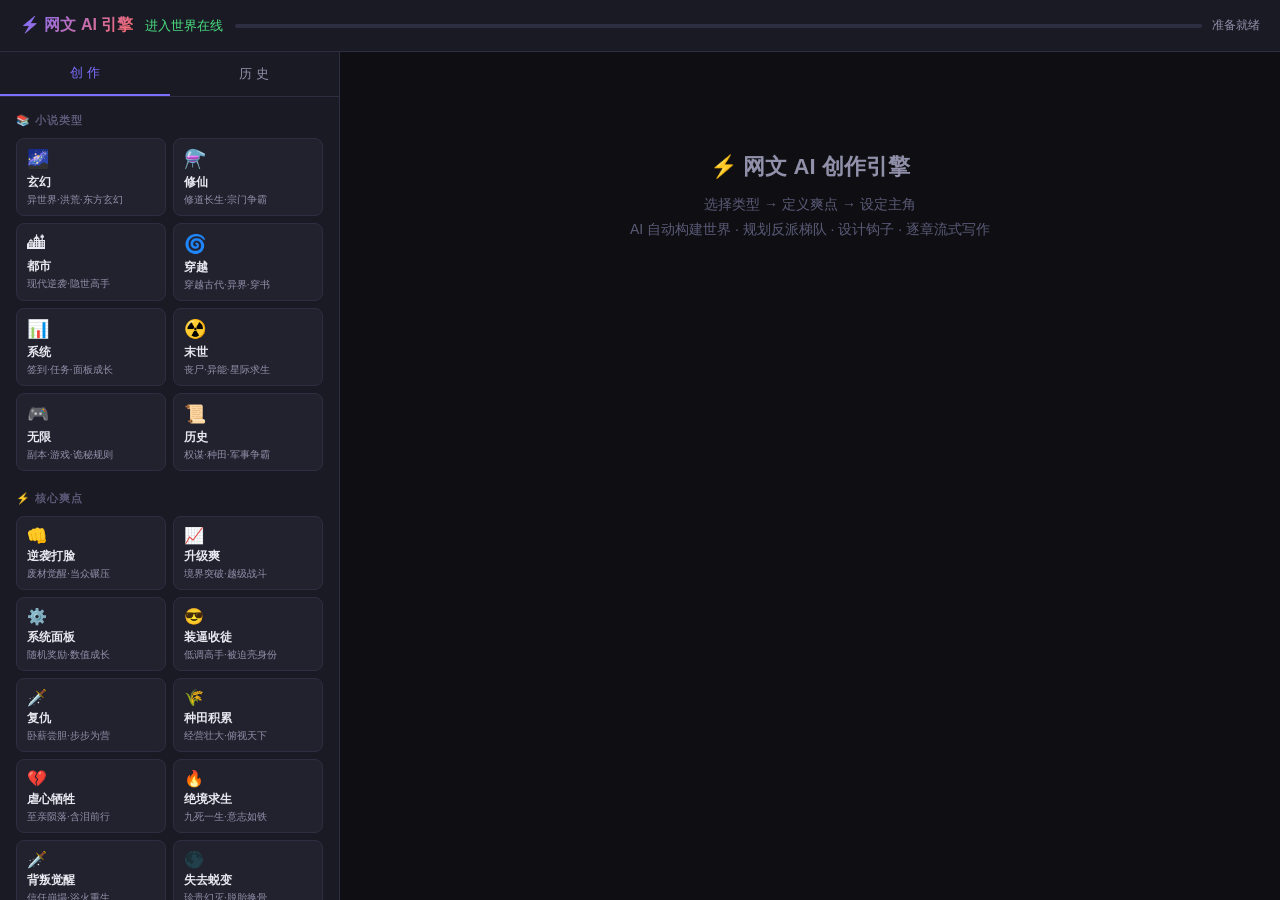
<file: resources/static/index.html>
<!DOCTYPE html>
<html lang="zh-CN">
<head>
<meta charset="UTF-8">
<meta name="viewport" content="width=device-width, initial-scale=1.0">
<title>网文 AI 创作引擎</title>
<style>
:root {
  --bg:#0f0f13; --surface:#1a1a24; --surface2:#22222f; --border:#2e2e42;
  --accent:#7c6fff; --accent2:#ff6b6b; --gold:#ffd060; --green:#4ade80;
  --text:#e8e8f0; --text2:#9090aa; --text3:#5a5a78; --radius:10px;
}
*{box-sizing:border-box;margin:0;padding:0;}
body{background:var(--bg);color:var(--text);font-family:'PingFang SC','Microsoft YaHei',sans-serif;height:100vh;display:flex;flex-direction:column;overflow:hidden;}
#topbar{background:var(--surface);border-bottom:1px solid var(--border);padding:0 20px;height:52px;display:flex;align-items:center;gap:12px;flex-shrink:0;}
#topbar h1{font-size:16px;font-weight:700;background:linear-gradient(135deg,#7c6fff,#ff6b6b);-webkit-background-clip:text;-webkit-text-fill-color:transparent;white-space:nowrap;}
#progress-wrap{flex:1;display:flex;align-items:center;gap:10px;}
#progress-bar-bg{flex:1;height:4px;background:var(--border);border-radius:2px;overflow:hidden;}
#progress-bar{height:100%;width:0;background:linear-gradient(90deg,var(--accent),var(--accent2));border-radius:2px;transition:width 0.4s ease;}
#status-text{font-size:12px;color:var(--text2);white-space:nowrap;max-width:260px;overflow:hidden;text-overflow:ellipsis;}
#btn-cancel{background:#3a1a1a;color:var(--accent2);border:1px solid #5a2a2a;border-radius:6px;padding:5px 14px;font-size:12px;cursor:pointer;display:none;}
#btn-cancel:hover{background:#4a2020;}
#main{display:flex;flex:1;overflow:hidden;}
#sidebar{width:340px;background:var(--surface);border-right:1px solid var(--border);display:flex;flex-direction:column;flex-shrink:0;overflow:hidden;}
.tab-bar{display:flex;border-bottom:1px solid var(--border);}
.tab-btn{flex:1;padding:12px;font-size:13px;text-align:center;cursor:pointer;color:var(--text2);border:none;background:none;transition:all 0.2s;}
.tab-btn.active{color:var(--accent);border-bottom:2px solid var(--accent);}
.tab-content{flex:1;overflow-y:auto;padding:16px;}
.tab-panel{display:none;}
.tab-panel.active{display:block;}
.form-section{margin-bottom:20px;}
.form-section h3{font-size:11px;font-weight:600;color:var(--text3);text-transform:uppercase;letter-spacing:1px;margin-bottom:10px;}
.form-label{font-size:12px;color:var(--text2);margin-bottom:6px;display:block;}
.form-input{width:100%;background:var(--surface2);border:1px solid var(--border);border-radius:6px;padding:8px 10px;font-size:13px;color:var(--text);outline:none;transition:border-color 0.2s;resize:none;}
.form-input:focus{border-color:var(--accent);}
.card-grid{display:grid;grid-template-columns:1fr 1fr;gap:7px;}
.type-card{background:var(--surface2);border:1px solid var(--border);border-radius:8px;padding:9px 10px;cursor:pointer;transition:all 0.18s;}
.type-card:hover{border-color:var(--accent);}
.type-card.selected{border-color:var(--accent);background:rgba(124,111,255,0.12);}
.type-card .icon{font-size:18px;margin-bottom:4px;}
.type-card .name{font-size:12px;font-weight:600;}
.type-card .desc{font-size:10px;color:var(--text2);margin-top:2px;line-height:1.3;}
.pleasure-card{background:var(--surface2);border:1px solid var(--border);border-radius:8px;padding:9px 10px;cursor:pointer;transition:all 0.18s;}
.pleasure-card:hover{border-color:var(--gold);}
.pleasure-card.selected{border-color:var(--gold);background:rgba(255,208,96,0.08);}
.pleasure-card .p-icon{font-size:16px;margin-bottom:3px;}
.pleasure-card .p-name{font-size:12px;font-weight:600;}
.pleasure-card .p-desc{font-size:10px;color:var(--text2);margin-top:2px;line-height:1.3;}
.slider-row{display:flex;align-items:center;gap:10px;margin-bottom:8px;}
.slider-row label{font-size:12px;color:var(--text2);width:80px;flex-shrink:0;}
.slider-row input[type=range]{flex:1;accent-color:var(--accent);}
.slider-row span{font-size:12px;color:var(--accent);width:36px;text-align:right;flex-shrink:0;}
.mode-row{display:flex;gap:8px;}
.mode-btn{flex:1;padding:8px;border-radius:7px;border:1px solid var(--border);background:var(--surface2);color:var(--text2);font-size:12px;cursor:pointer;text-align:center;transition:all 0.18s;}
.mode-btn.active{border-color:var(--accent);background:rgba(124,111,255,0.15);color:var(--accent);}
.mode-btn .mode-name{font-weight:600;}
.mode-btn .mode-desc{font-size:10px;margin-top:2px;}
#btn-generate{width:100%;padding:13px;background:linear-gradient(135deg,var(--accent),#a78bfa);border:none;border-radius:8px;color:#fff;font-size:14px;font-weight:700;cursor:pointer;margin-top:8px;transition:opacity 0.2s;}
#btn-generate:hover{opacity:0.9;}
#btn-generate:disabled{opacity:0.4;cursor:not-allowed;}
.history-item{background:var(--surface2);border:1px solid var(--border);border-radius:8px;padding:12px;margin-bottom:8px;}
.history-title{font-size:13px;font-weight:600;margin-bottom:4px;}
.history-meta{font-size:11px;color:var(--text2);margin-bottom:8px;}
.history-actions{display:flex;gap:6px;}
.history-actions a,.history-actions button{font-size:11px;padding:4px 10px;border-radius:5px;border:1px solid var(--border);background:var(--surface);color:var(--text2);cursor:pointer;text-decoration:none;}
.history-actions .dl-btn{border-color:var(--accent);color:var(--accent);}
#content{flex:1;overflow-y:auto;padding:20px;}
#welcome{text-align:center;padding:80px 40px;color:var(--text3);}
#welcome h2{font-size:22px;color:var(--text2);margin-bottom:10px;}
#welcome p{font-size:14px;line-height:1.8;}
.section-card{background:var(--surface);border:1px solid var(--border);border-radius:var(--radius);padding:18px;margin-bottom:16px;animation:fadeIn 0.3s ease;}
.section-card h2{font-size:14px;font-weight:700;color:var(--text);margin-bottom:14px;display:flex;align-items:center;gap:8px;}
.section-card h2 .badge{font-size:10px;padding:2px 8px;border-radius:10px;font-weight:600;}
.badge-world{background:rgba(96,165,250,0.2);color:#60a5fa;}
.badge-chars{background:rgba(167,139,250,0.2);color:#a78bfa;}
.badge-plot{background:rgba(251,191,36,0.2);color:#fbbf24;}
.badge-outline{background:rgba(52,211,153,0.2);color:#34d399;}
@keyframes fadeIn{from{opacity:0;transform:translateY(8px);}to{opacity:1;transform:translateY(0);}}
.power-levels{display:flex;gap:6px;flex-wrap:wrap;margin-bottom:12px;align-items:center;}
.power-level{background:var(--surface2);border:1px solid var(--border);border-radius:6px;padding:6px 10px;font-size:11px;}
.power-level .lv-name{font-weight:700;color:var(--accent);}
.power-level .lv-power{color:var(--text2);margin-top:2px;}
.power-arrow{color:var(--text3);font-size:12px;}
.faction-grid{display:grid;grid-template-columns:repeat(auto-fill,minmax(140px,1fr));gap:8px;}
.faction-card{background:var(--surface2);border:1px solid var(--border);border-radius:7px;padding:10px;font-size:11px;}
.faction-card.enemy{border-color:rgba(239,68,68,0.3);}
.faction-card.ally{border-color:rgba(74,222,128,0.3);}
.f-type{font-size:9px;text-transform:uppercase;letter-spacing:0.5px;margin-bottom:4px;}
.f-name{font-weight:700;font-size:12px;margin-bottom:3px;}
.f-desc{color:var(--text2);line-height:1.4;}
.char-grid{display:grid;grid-template-columns:repeat(auto-fill,minmax(160px,1fr));gap:10px;}
.char-card{background:var(--surface2);border:1px solid var(--border);border-radius:8px;padding:12px;font-size:11px;}
.char-card.protagonist{border-color:rgba(251,191,36,0.4);}
.char-role{font-size:9px;text-transform:uppercase;color:var(--text3);margin-bottom:6px;}
.char-name{font-size:14px;font-weight:700;margin-bottom:4px;}
.char-power{font-size:10px;color:var(--accent);background:rgba(124,111,255,0.1);display:inline-block;padding:1px 7px;border-radius:10px;margin-bottom:6px;}
.char-detail{color:var(--text2);line-height:1.5;}
.char-speech{font-size:10px;color:var(--text3);margin-top:6px;border-top:1px solid var(--border);padding-top:5px;font-style:italic;}
.antag-list{display:flex;flex-direction:column;gap:7px;}
.antag-item{background:var(--surface2);border:1px solid rgba(239,68,68,0.2);border-radius:7px;padding:10px;font-size:11px;display:flex;gap:10px;align-items:flex-start;}
.antag-tier{background:var(--accent2);color:#fff;font-size:10px;font-weight:700;padding:2px 7px;border-radius:4px;white-space:nowrap;flex-shrink:0;}
.antag-name{font-weight:700;margin-bottom:3px;}
.antag-detail{color:var(--text2);}
.milestone-list{display:flex;flex-direction:column;gap:8px;}
.milestone-item{display:flex;gap:10px;align-items:flex-start;padding:8px 10px;background:var(--surface2);border-radius:6px;font-size:11px;}
.milestone-num{background:var(--accent);color:#fff;width:20px;height:20px;border-radius:50%;display:flex;align-items:center;justify-content:center;font-size:10px;font-weight:700;flex-shrink:0;}
.milestone-title{font-weight:600;margin-bottom:2px;}
.milestone-desc{color:var(--text2);}
.volume-overview{display:grid;grid-template-columns:repeat(auto-fill,minmax(180px,1fr));gap:8px;}
.vol-card{background:var(--surface2);border:1px solid var(--border);border-radius:8px;padding:12px;font-size:11px;cursor:pointer;transition:border-color 0.2s;}
.vol-card:hover{border-color:var(--accent);}
.vol-num{font-size:10px;color:var(--text3);margin-bottom:4px;}
.vol-title{font-size:13px;font-weight:700;margin-bottom:4px;}
.vol-theme{color:var(--text2);line-height:1.4;margin-bottom:8px;}
.vol-power{font-size:10px;color:var(--accent);}
.vol-pleasure{font-size:10px;background:rgba(255,208,96,0.1);color:var(--gold);padding:3px 8px;border-radius:4px;margin-top:6px;line-height:1.4;}
.chapter-outline-list{display:flex;flex-direction:column;gap:6px;}
.co-item{background:var(--surface2);border:1px solid var(--border);border-radius:7px;padding:10px 12px;font-size:11px;}
.co-item.has-pleasure{border-left:3px solid var(--gold);}
.co-header{display:flex;align-items:center;gap:8px;margin-bottom:6px;}
.co-num{color:var(--text3);font-size:10px;}
.co-title{font-weight:600;flex:1;}
.co-pleasure-badge{background:rgba(255,208,96,0.15);color:var(--gold);font-size:9px;padding:1px 6px;border-radius:4px;}
.co-events{color:var(--text2);line-height:1.6;}
.co-hook{color:var(--accent2);font-size:10px;margin-top:4px;font-style:italic;}
.chapter-card{background:var(--surface);border:1px solid var(--border);border-radius:var(--radius);margin-bottom:12px;overflow:hidden;}
.chapter-header{padding:12px 16px;display:flex;align-items:center;gap:10px;cursor:pointer;border-bottom:1px solid var(--border);}
.chapter-header:hover{background:rgba(255,255,255,0.02);}
.ch-vol-badge{font-size:10px;background:var(--surface2);border:1px solid var(--border);padding:2px 8px;border-radius:5px;color:var(--text2);}
.ch-num{font-size:11px;color:var(--text3);}
.ch-title{font-weight:700;font-size:14px;flex:1;}
.ch-badges{display:flex;gap:6px;}
.ch-badge{font-size:10px;padding:2px 7px;border-radius:10px;}
.pleasure-badge{background:rgba(255,208,96,0.15);color:var(--gold);}
.hook-badge{background:rgba(74,222,128,0.15);color:var(--green);}
.issue-badge{background:rgba(239,68,68,0.15);color:#ef4444;}
.ch-toggle{color:var(--text3);font-size:12px;margin-left:4px;}
.chapter-body{padding:0 16px;max-height:0;overflow:hidden;transition:max-height 0.3s ease,padding 0.3s;}
.chapter-body.expanded{max-height:9999px;padding:14px 16px;}
.chapter-content{font-size:14px;line-height:2;color:var(--text);white-space:pre-wrap;}
.typing-cursor{display:inline-block;width:2px;height:1em;background:var(--accent);animation:blink 0.8s infinite;vertical-align:text-bottom;}
@keyframes blink{0%,100%{opacity:1;}50%{opacity:0;}}
.chapter-notes{margin-top:12px;font-size:11px;color:var(--text3);border-top:1px solid var(--border);padding-top:8px;}
.chapter-notes .note-item{padding:3px 0;}
.chapter-notes .note-item::before{content:"⚠ ";color:var(--accent2);}
#complete-banner{background:linear-gradient(135deg,rgba(74,222,128,0.1),rgba(124,111,255,0.1));border:1px solid rgba(74,222,128,0.3);border-radius:var(--radius);padding:20px;text-align:center;margin-bottom:16px;animation:fadeIn 0.4s ease;}
#complete-banner h2{font-size:18px;color:var(--green);margin-bottom:8px;}
#complete-banner p{color:var(--text2);font-size:13px;margin-bottom:14px;}
#btn-download{background:linear-gradient(135deg,var(--green),#22d3ee);color:#000;font-weight:700;border:none;padding:10px 28px;border-radius:7px;font-size:14px;cursor:pointer;text-decoration:none;display:inline-block;}
.divider{height:1px;background:var(--border);margin:16px 0;}
.section-title{font-size:13px;font-weight:700;color:var(--text);display:flex;align-items:center;gap:8px;margin-bottom:12px;}
.section-title .st-num{background:var(--accent);color:#fff;width:20px;height:20px;border-radius:50%;display:flex;align-items:center;justify-content:center;font-size:11px;}
.collapsible{border:1px solid var(--border);border-radius:8px;overflow:hidden;margin-bottom:12px;}
.collapsible-header{padding:10px 14px;cursor:pointer;display:flex;align-items:center;justify-content:space-between;font-size:12px;background:var(--surface2);}
.collapsible-header:hover{background:rgba(255,255,255,0.03);}
.collapsible-body{display:none;padding:12px 14px;}
.collapsible-body.open{display:block;}
.loading-dots{display:inline-flex;gap:4px;}
.loading-dots span{width:4px;height:4px;background:var(--accent);border-radius:50%;animation:bounce 1.2s infinite;}
.loading-dots span:nth-child(2){animation-delay:0.2s;}
.loading-dots span:nth-child(3){animation-delay:0.4s;}
@keyframes bounce{0%,80%,100%{transform:scale(0.8);opacity:0.5;}40%{transform:scale(1.2);opacity:1;}}
.empty-state{text-align:center;padding:40px 20px;color:var(--text3);font-size:13px;}
::-webkit-scrollbar{width:5px;}
::-webkit-scrollbar-track{background:transparent;}
::-webkit-scrollbar-thumb{background:var(--border);border-radius:3px;}
</style>
</head>
<body>

<div id="topbar">
  <h1>⚡ 网文 AI 引擎</h1>
  <a href="/world" style="color:var(--green);font-size:13px;white-space:nowrap;text-decoration:none;">进入世界在线</a>
  <div id="progress-wrap">
    <div id="progress-bar-bg"><div id="progress-bar"></div></div>
    <span id="status-text">准备就绪</span>
  </div>
  <button id="btn-cancel">■ 取消</button>
</div>

<div id="main">
  <div id="sidebar">
    <div class="tab-bar">
      <button class="tab-btn active" onclick="switchTab('create')">创 作</button>
      <button class="tab-btn" onclick="switchTab('history')">历 史</button>
    </div>
    <div class="tab-content">

      <!-- 创作 -->
      <div id="panel-create" class="tab-panel active">
        <div class="form-section">
          <h3>📚 小说类型</h3>
          <div class="card-grid" id="genre-grid"></div>
        </div>
        <div class="form-section">
          <h3>⚡ 核心爽点</h3>
          <div class="card-grid" id="pleasure-grid"></div>
        </div>
        <div class="form-section">
          <h3>🧑 主角设定</h3>
          <label class="form-label">主角姓名</label>
          <input id="inp-name" class="form-input" placeholder="如：陈北玄、林逸、李飞" style="margin-bottom:10px">
          <label class="form-label">起点设定</label>
          <textarea id="inp-background" class="form-input" rows="2" placeholder="如：灵根被废、被家族驱逐的天才少年，身负血海深仇" style="margin-bottom:10px"></textarea>
          <label class="form-label">金手指 / 外挂</label>
          <textarea id="inp-golden" class="form-input" rows="2" placeholder="如：觉醒万道归一体，可融合任意功法"></textarea>
        </div>
        <div class="form-section">
          <div class="collapsible">
            <div class="collapsible-header" onclick="toggleCollapse(this)">
              <span>⚙ 扩展设定（可选）</span><span>▸</span>
            </div>
            <div class="collapsible-body">
              <label class="form-label">世界观描述（留空则AI生成）</label>
              <textarea id="inp-world" class="form-input" rows="2" placeholder="如：修真大陆，灵气复苏，宗门林立" style="margin-bottom:10px"></textarea>
              <label class="form-label">反派方向（留空则AI生成）</label>
              <input id="inp-antag" class="form-input" placeholder="如：家族仇人→宗门势力→魔道霸主" style="margin-bottom:10px">
              <label class="form-label">感情线设定（留空则AI生成）</label>
              <input id="inp-romance" class="form-input" placeholder="如：青梅竹马的师妹，先误会后真爱">
            </div>
          </div>
        </div>
        <div class="form-section">
          <h3>📐 结构设定</h3>
          <div class="slider-row">
            <label>卷数</label>
            <input type="range" id="sl-volumes" min="1" max="100" value="10" oninput="updateSlider('sl-volumes','val-volumes');updateTotalChapters()">
            <span id="val-volumes">10</span>
          </div>
          <div class="slider-row">
            <label>每卷章数</label>
            <input type="range" id="sl-chapters" min="5" max="30" value="10" oninput="updateSlider('sl-chapters','val-chapters');updateTotalChapters()">
            <span id="val-chapters">10</span>
          </div>
          <div class="slider-row" style="background:rgba(168,85,247,0.08);padding:4px 8px;border-radius:6px;">
            <label style="color:var(--accent)">总章数</label>
            <span id="val-total-chapters" style="color:var(--accent);font-weight:600;">100</span>
          </div>
          <div class="slider-row">
            <label>每章字数</label>
            <input type="range" id="sl-words" min="1000" max="5000" step="500" value="2000" oninput="updateSlider('sl-words','val-words')">
            <span id="val-words">2000</span>
          </div>
          <label style="display:flex;align-items:center;gap:8px;cursor:pointer;font-size:13px;color:var(--text);margin-top:8px;">
            <input type="checkbox" id="chk-infinite" style="accent-color:var(--accent);cursor:pointer;" onchange="toggleInfiniteMode()">
            <span>♾ 无限模式（持续生成直到手动停止）</span>
          </label>
        </div>
        <div class="form-section">
          <h3>🎯 质量模式</h3>
          <div class="mode-row">
            <div class="mode-btn active" onclick="selectMode('standard',this)">
              <div class="mode-name">标准</div>
              <div class="mode-desc">平衡速度与质量</div>
            </div>
            <div class="mode-btn" onclick="selectMode('deep',this)">
              <div class="mode-name">深度</div>
              <div class="mode-desc">一致性校验+钩子评分</div>
            </div>
          </div>
        </div>
        <div class="form-section">
          <label style="display:flex;align-items:center;gap:8px;cursor:pointer;font-size:13px;color:var(--text);">
            <input type="checkbox" id="chk-interactive" style="accent-color:var(--accent);cursor:pointer;">
            <span>🤝 交互模式（每步审批）</span>
          </label>
          <div style="font-size:11px;color:var(--text3);margin-top:4px;">生成过程中可审查、修改AI输出</div>
        </div>
        <button id="btn-generate" onclick="startGenerate()">⚡ 开始创作</button>
      </div>

      <!-- 历史 -->
      <div id="panel-history" class="tab-panel">
        <div id="history-list"><div class="empty-state">暂无历史记录</div></div>
      </div>
    </div>
  </div>

  <div id="content">
    <div id="welcome">
      <h2>⚡ 网文 AI 创作引擎</h2>
      <p>选择类型 → 定义爽点 → 设定主角<br>AI 自动构建世界 · 规划反派梯队 · 设计钩子 · 逐章流式写作</p>
    </div>
    <div id="gen-area" style="display:none"></div>
  </div>
</div>

<script>
const GENRES = [
  {id:'xuanhuan',name:'玄幻',icon:'🌌',desc:'异世界·洪荒·东方玄幻'},
  {id:'xiuxian', name:'修仙',icon:'⚗️',desc:'修道长生·宗门争霸'},
  {id:'dushi',   name:'都市',icon:'🏙',desc:'现代逆袭·隐世高手'},
  {id:'chuanyue',name:'穿越',icon:'🌀',desc:'穿越古代·异界·穿书'},
  {id:'xitong',  name:'系统',icon:'📊',desc:'签到·任务·面板成长'},
  {id:'moshi',   name:'末世',icon:'☢️',desc:'丧尸·异能·星际求生'},
  {id:'wuxian',  name:'无限',icon:'🎮',desc:'副本·游戏·诡秘规则'},
  {id:'lishi',   name:'历史',icon:'📜',desc:'权谋·种田·军事争霸'},
];
const PLEASURES = [
  {id:'逆袭打脸',icon:'👊',name:'逆袭打脸',desc:'废材觉醒·当众碾压'},
  {id:'升级爽',  icon:'📈',name:'升级爽',  desc:'境界突破·越级战斗'},
  {id:'系统面板',icon:'⚙️',name:'系统面板',desc:'随机奖励·数值成长'},
  {id:'装逼收徒',icon:'😎',name:'装逼收徒',desc:'低调高手·被迫亮身份'},
  {id:'复仇',    icon:'🗡️',name:'复仇',    desc:'卧薪尝胆·步步为营'},
  {id:'种田积累',icon:'🌾',name:'种田积累',desc:'经营壮大·俯视天下'},
  {id:'虐心牺牲',icon:'💔',name:'虐心牺牲',desc:'至亲陨落·含泪前行'},
  {id:'绝境求生',icon:'🔥',name:'绝境求生',desc:'九死一生·意志如铁'},
  {id:'背叛与觉醒',icon:'🗡️',name:'背叛觉醒',desc:'信任崩塌·浴火重生'},
  {id:'失去与蜕变',icon:'🌑',name:'失去蜕变',desc:'珍贵幻灭·脱胎换骨'},
  {id:'绝望翻盘',icon:'⚡',name:'绝望翻盘',desc:'全面崩盘·置之死地'},
  {id:'反差萌',  icon:'😂',name:'反差萌',  desc:'人设反转·笑中带暖'},
];

let state={genre:null,pleasure:null,mode:'standard',taskId:null,eventSource:null,totalChapters:0,doneChapters:0,currentContentEl:null};

/* ── 安全：HTML 转义，防止 XSS ───────────────────────────────── */
function escapeHtml(str){
  if(typeof str!=='string')return str;
  return str.replace(/&/g,'&amp;').replace(/</g,'&lt;').replace(/>/g,'&gt;').replace(/"/g,'&quot;').replace(/'/g,'&#039;');
}

function updateTotalChapters(){
  const vols=parseInt(document.getElementById('sl-volumes').value);
  const chaps=parseInt(document.getElementById('sl-chapters').value);
  document.getElementById('val-total-chapters').textContent=vols*chaps;
}

function toggleInfiniteMode(){
  const inf=document.getElementById('chk-infinite').checked;
  document.getElementById('sl-volumes').disabled=inf;
  if(inf){
    document.getElementById('val-total-chapters').textContent='∞';
  } else {
    updateTotalChapters();
  }
}

function init(){
  document.getElementById('genre-grid').innerHTML=GENRES.map(g=>`
    <div class="type-card" id="genre-${g.id}" onclick="selectGenre('${g.id}')">
      <div class="icon">${g.icon}</div><div class="name">${g.name}</div><div class="desc">${g.desc}</div>
    </div>`).join('');
  document.getElementById('pleasure-grid').innerHTML=PLEASURES.map(p=>`
    <div class="pleasure-card" id="pleasure-${p.id}" onclick="selectPleasure('${p.id}')">
      <div class="p-icon">${p.icon}</div><div class="p-name">${p.name}</div><div class="p-desc">${p.desc}</div>
    </div>`).join('');
}

function selectGenre(id){
  state.genre=id;
  document.querySelectorAll('.type-card').forEach(c=>c.classList.remove('selected'));
  document.getElementById('genre-'+id)?.classList.add('selected');
}
function selectPleasure(id){
  state.pleasure=id;
  document.querySelectorAll('.pleasure-card').forEach(c=>c.classList.remove('selected'));
  document.getElementById('pleasure-'+id)?.classList.add('selected');
}
function selectMode(mode,el){
  state.mode=mode;
  document.querySelectorAll('.mode-btn').forEach(b=>b.classList.remove('active'));
  el.classList.add('active');
}
function updateSlider(inputId,valId){document.getElementById(valId).textContent=document.getElementById(inputId).value;}
function switchTab(tab){
  document.querySelectorAll('.tab-btn').forEach((b,i)=>b.classList.toggle('active',(i===0)===(tab==='create')));
  document.getElementById('panel-create').classList.toggle('active',tab==='create');
  document.getElementById('panel-history').classList.toggle('active',tab==='history');
  if(tab==='history')loadHistory();
}
function toggleCollapse(header){
  const body=header.nextElementSibling;
  const open=body.classList.toggle('open');
  header.querySelector('span:last-child').textContent=open?'▾':'▸';
}
function setStatus(msg){document.getElementById('status-text').textContent=msg;}
function setProgress(pct){document.getElementById('progress-bar').style.width=Math.min(100,pct)+'%';}
function finishUI(){
  document.getElementById('btn-generate').disabled=false;
  document.getElementById('btn-cancel').style.display='none';
  if(state.eventSource){state.eventSource.close();state.eventSource=null;}
}

async function startGenerate(){
  const name=document.getElementById('inp-name').value.trim();
  const bg=document.getElementById('inp-background').value.trim();
  const gf=document.getElementById('inp-golden').value.trim();
  if(!state.genre){alert('请选择小说类型');return;}
  if(!state.pleasure){alert('请选择核心爽点');return;}
  if(!name){alert('请输入主角姓名');return;}
  if(!bg){alert('请描述主角起点设定');return;}
  if(!gf){alert('请描述主角金手指/外挂');return;}

  const genreObj=GENRES.find(g=>g.id===state.genre);
  const vols=parseInt(document.getElementById('sl-volumes').value);
  const chaps=parseInt(document.getElementById('sl-chapters').value);
  state.totalChapters=vols*chaps;
  state.doneChapters=0;

  const payload={
    genre:genreObj?.name||state.genre, sub_genre:'',
    core_pleasure:state.pleasure,
    protagonist_name:name, protagonist_background:bg, golden_finger:gf,
    world_desc:document.getElementById('inp-world').value.trim(),
    antagonist_direction:document.getElementById('inp-antag').value.trim(),
    romance:document.getElementById('inp-romance').value.trim(),
    num_volumes:vols, chapters_per_volume:chaps,
    words_per_chapter:parseInt(document.getElementById('sl-words').value),
    quality_mode:state.mode,
    interactive:document.getElementById('chk-interactive').checked,
    mode:document.getElementById('chk-infinite').checked?'infinite':'bounded',
  };

  let taskId;
  try{
    const res=await fetch('/api/generate',{method:'POST',headers:{'Content-Type':'application/json'},body:JSON.stringify(payload)});
    const data=await res.json();
    if(!res.ok)throw new Error(typeof data.detail==='string'?data.detail:'启动生成失败，请检查配置');
    taskId=data.task_id;
  }catch(e){alert('启动失败：'+e.message);return;}

  state.taskId=taskId;
  document.getElementById('gen-area').innerHTML='';
  document.getElementById('gen-area').style.display='block';
  document.getElementById('welcome').style.display='none';
  document.getElementById('btn-generate').disabled=true;
  document.getElementById('btn-cancel').style.display='block';
  setProgress(2);

  const es=new EventSource(`/api/stream/${taskId}`);
  state.eventSource=es;
  es.addEventListener('status',             e=>onStatus(JSON.parse(e.data)));
  es.addEventListener('world_ready',        e=>onWorldReady(JSON.parse(e.data)));
  es.addEventListener('characters_ready',   e=>onCharsReady(JSON.parse(e.data)));
  es.addEventListener('plot_ready',         e=>onPlotReady(JSON.parse(e.data)));
  es.addEventListener('volume_outline_ready',e=>onVolumeOutline(JSON.parse(e.data)));
  es.addEventListener('chapter_start',      e=>onChapterStart(JSON.parse(e.data)));
  es.addEventListener('chunk',              e=>onChunk(JSON.parse(e.data)));
  es.addEventListener('thinking',           e=>onThinking(JSON.parse(e.data)));
  es.addEventListener('approval_required',  e=>onApprovalRequired(JSON.parse(e.data)));
  es.addEventListener('correction_applied', e=>onCorrectionApplied(JSON.parse(e.data)));
  es.addEventListener('checker_start',      e=>onCheckerStart(JSON.parse(e.data)));
  es.addEventListener('chapter_done',       e=>onChapterDone(JSON.parse(e.data)));
  es.addEventListener('novel_complete',     e=>onComplete(JSON.parse(e.data)));
  es.addEventListener('cancelled',          e=>{setStatus('已取消');finishUI();});
  es.addEventListener('error',              e=>onError(JSON.parse(e.data)));
  es.onerror=()=>{setStatus('连接断开');finishUI();};
}

document.getElementById('btn-cancel').onclick=async()=>{
  if(state.taskId)await fetch(`/api/cancel/${state.taskId}`,{method:'POST'});
};

function onStatus(d){setStatus(d.message);}

function onWorldReady(world){
  setProgress(15);
  const area=document.getElementById('gen-area');
  const ps=world.power_system;
  const typeMap={protagonist_side:'主角方',enemy_near:'近期敌',enemy_mid:'中期敌',enemy_boss:'终极敌',neutral:'中立',ally:'盟友'};
  const typeColor={enemy_near:'enemy',enemy_mid:'enemy',enemy_boss:'enemy',ally:'ally'};
  const levelsHtml=ps.levels.map((lv,i)=>`${i>0?'<span class="power-arrow">›</span>':''}<div class="power-level"><div class="lv-name">${lv.name}</div><div class="lv-power">${lv.typical_power}</div></div>`).join('');
  const factionsHtml=world.factions.map(f=>`<div class="faction-card ${typeColor[f.faction_type]||''}"><div class="f-type">${typeMap[f.faction_type]||f.faction_type}</div><div class="f-name">${f.name}</div><div class="f-desc">${f.description}</div>${f.leader?`<div style="font-size:10px;color:var(--text3);margin-top:4px">领袖：${f.leader}</div>`:''}</div>`).join('');
  area.insertAdjacentHTML('beforeend',`
    <div class="section-card" id="sec-world">
      <h2>🌍 世界观 <span class="badge badge-world">已生成</span></h2>
      <p style="font-size:12px;color:var(--text2);margin-bottom:12px">${world.description}</p>
      <div class="section-title"><span class="st-num">⚡</span> ${ps.name}</div>
      <div class="power-levels">${levelsHtml}</div>
      <div style="font-size:11px;color:var(--text3);margin-bottom:14px">突破条件：${ps.breakthrough_conditions}</div>
      <div class="section-title"><span class="st-num">🏰</span> 势力格局</div>
      <div class="faction-grid">${factionsHtml}</div>
    </div>`);
}

function onCharsReady(d){
  setProgress(28);
  const area=document.getElementById('gen-area');
  const roleMap={protagonist:'主角',love_interest:'感情线',sidekick:'挚友',mentor:'师父'};
  const charsHtml=d.characters.map(c=>`
    <div class="char-card ${c.role==='protagonist'?'protagonist':''}">
      <div class="char-role">${roleMap[c.role]||c.role}</div>
      <div class="char-name">${c.name}</div>
      <div><span class="char-power">${c.current_power}</span></div>
      <div class="char-detail" style="margin-top:6px">${c.personality}</div>
      <div class="char-detail" style="color:var(--text3);font-size:10px;margin-top:4px">动机：${c.motivation}</div>
      ${c.golden_finger?`<div style="color:var(--gold);font-size:10px;margin-top:4px">金手指：${c.golden_finger}</div>`:''}
      <div class="char-speech">「${c.speech_pattern}」</div>
    </div>`).join('');
  const antagsHtml=d.antagonists.map(a=>`
    <div class="antag-item">
      <span class="antag-tier">第${a.tier}层</span>
      <div>
        <div class="antag-name">${a.name} <span style="font-size:10px;color:var(--text3)">${a.current_power} · 第${a.defeat_volume}卷解决</span></div>
        <div class="antag-detail">动机：${a.motive} | 弱点：${a.weakness}</div>
      </div>
    </div>`).join('');
  area.insertAdjacentHTML('beforeend',`
    <div class="section-card">
      <h2>👥 人物档案 <span class="badge badge-chars">已生成</span></h2>
      <div class="char-grid">${charsHtml}</div>
      <div class="divider"></div>
      <div class="section-title"><span class="st-num">⚔</span> 反派梯队</div>
      <div class="antag-list">${antagsHtml}</div>
    </div>`);
}

function onPlotReady(d){
  setProgress(40);
  const area=document.getElementById('gen-area');
  document.title=d.title+' · 网文AI引擎';
  const pf=d.plot_framework;
  const msHtml=pf.milestones.map(m=>`<div class="milestone-item"><div class="milestone-num">${m.index}</div><div><div class="milestone-title">${m.title} <span style="font-size:10px;color:var(--text3)">第${m.volume}卷</span></div><div class="milestone-desc">${m.description}</div></div></div>`).join('');
  const volsHtml=d.volumes.map(v=>`<div class="vol-card" onclick="scrollTo('vol-outline-${v.volume_num}')"><div class="vol-num">第${v.volume_num}卷</div><div class="vol-title">${v.title}</div><div class="vol-theme">${v.theme}</div><div class="vol-power">${v.protagonist_power_start} → ${v.protagonist_power_end}</div><div class="vol-pleasure">${v.core_pleasure_point}</div></div>`).join('');
  area.insertAdjacentHTML('beforeend',`
    <div class="section-card">
      <h2>📖 《${d.title}》 <span class="badge badge-plot">规划完成</span></h2>
      <div style="font-size:12px;color:var(--text2);margin-bottom:14px">终极目标：${pf.ultimate_goal}</div>
      <div class="section-title"><span class="st-num">⭐</span> 里程碑事件</div>
      <div class="milestone-list">${msHtml}</div>
      <div class="divider"></div>
      <div class="section-title"><span class="st-num">📚</span> 分卷概览</div>
      <div class="volume-overview">${volsHtml}</div>
    </div>`);
}

function onVolumeOutline(d){
  const area=document.getElementById('gen-area');
  const chapHtml=(d.chapters||[]).map(c=>`
    <div class="co-item ${c.pleasure_point?'has-pleasure':''}">
      <div class="co-header">
        <span class="co-num">第${c.chapter_num}章</span>
        <span class="co-title">${c.title}</span>
        ${c.pleasure_point?'<span class="co-pleasure-badge">⚡爽点</span>':''}
      </div>
      <div class="co-events">${(c.core_events||[]).map(e=>'• '+e).join('<br>')}</div>
      ${c.pleasure_point?`<div style="font-size:10px;color:var(--gold);margin-top:4px">爽点：${c.pleasure_point}</div>`:''}
      <div class="co-hook">↩ ${c.hook_end}</div>
    </div>`).join('');
  area.insertAdjacentHTML('beforeend',`
    <div class="section-card" id="vol-outline-${d.volume_num}">
      <h2>📋 第${d.volume_num}卷《${d.title}》大纲 <span class="badge badge-outline">已规划</span></h2>
      <div class="chapter-outline-list">${chapHtml}</div>
    </div>`);
}

function onChapterStart(d){
  state.doneChapters++;
  setProgress(55+(state.doneChapters/state.totalChapters)*40);
  setStatus(`写作第${d.chapter_num}章《${d.title}》${d.pleasure_point?'（⚡含爽点）':''}...`);
  const area=document.getElementById('gen-area');
  const el=document.createElement('div');
  el.className='chapter-card';
  el.id=`ch-${d.chapter_num}`;
  el.innerHTML=`
    <div class="chapter-header" onclick="toggleChapter(${d.chapter_num})">
      <span class="ch-vol-badge">第${d.volume_num}卷</span>
      <span class="ch-num">第${d.volume_chapter_num}章</span>
      <span class="ch-title">${escapeHtml(d.title)}</span>
      <div class="ch-badges" id="ch-badges-${d.chapter_num}">
        ${d.pleasure_point?'<span class="ch-badge pleasure-badge">⚡爽点</span>':''}
        <span class="ch-badge" id="ch-status-${d.chapter_num}" style="background:rgba(124,111,255,0.15);color:var(--accent)">
          <span class="loading-dots"><span></span><span></span><span></span></span> 写作中
        </span>
      </div>
      <span class="ch-toggle" id="ch-toggle-${d.chapter_num}">▾</span>
    </div>
    <div class="chapter-body expanded" id="ch-body-${d.chapter_num}">
      <div class="chapter-content" id="ch-content-${d.chapter_num}"><span class="typing-cursor"></span></div>
    </div>`;
  area.appendChild(el);
  el.scrollIntoView({behavior:'smooth',block:'start'});
  state.currentContentEl=document.getElementById(`ch-content-${d.chapter_num}`);
}

function onChunk(d){
  const el=state.currentContentEl;
  if(!el)return;
  const cursor=el.querySelector('.typing-cursor');
  if(cursor)cursor.remove();
  el.appendChild(document.createTextNode(d.text));
  const nc=document.createElement('span');
  nc.className='typing-cursor';
  el.appendChild(nc);
}

function onCheckerStart(d){
  const el=document.getElementById(`ch-status-${d.chapter_num}`);
  if(el)el.innerHTML='🔍 校验中';
}

function onChapterDone(d){
  const statusEl=document.getElementById(`ch-status-${d.chapter_num}`);
  const contentEl=document.getElementById(`ch-content-${d.chapter_num}`);
  const badgesEl=document.getElementById(`ch-badges-${d.chapter_num}`);
  const cursor=contentEl?.querySelector('.typing-cursor');
  if(cursor)cursor.remove();
  if(statusEl)statusEl.style.display='none';
  if(badgesEl){
    if(d.hook_strength>0){const b=document.createElement('span');b.className='ch-badge hook-badge';b.textContent=`🪝${d.hook_strength}分`;badgesEl.appendChild(b);}
    if(d.consistency_issues?.length>0){const b=document.createElement('span');b.className='ch-badge issue-badge';b.textContent=`⚠${d.consistency_issues.length}项`;badgesEl.appendChild(b);}
  }
  if(d.consistency_issues?.length>0&&contentEl){
    const notes=document.createElement('div');
    notes.className='chapter-notes';
    notes.innerHTML=d.consistency_issues.map(i=>`<div class="note-item">${escapeHtml(i)}</div>`).join('');
    contentEl.parentElement.appendChild(notes);
  }
  setTimeout(()=>{
    const body=document.getElementById(`ch-body-${d.chapter_num}`);
    const toggle=document.getElementById(`ch-toggle-${d.chapter_num}`);
    if(body){body.classList.remove('expanded');if(toggle)toggle.textContent='▸';}
  },2000);
}

/* ── 新增事件处理器 ────────────────────────────────────────── */

function onThinking(d){
  /* d: {agent, text} — 展示 Agent 推理过程 */
  const area=document.getElementById('gen-area');
  const agentLabel={'plot_planner':'剧情规划师','chapter_outliner':'章节大纲师'}[d.agent]||d.agent;
  const card=document.createElement('div');
  card.className='section-card';
  card.style.borderColor='rgba(139,92,246,0.4)';
  card.innerHTML=`
    <div style="display:flex;align-items:center;gap:8px;cursor:pointer" onclick="this.nextElementSibling.classList.toggle('expanded')">
      <span class="badge" style="background:rgba(139,92,246,0.15);color:#a78bfa">🧠 思考过程</span>
      <span style="font-size:13px;color:var(--text2)">${agentLabel} 的推理</span>
      <span style="margin-left:auto;font-size:11px;color:var(--text3)">点击展开</span>
    </div>
    <div class="ch-body" style="font-size:12px;color:var(--text3);white-space:pre-wrap;max-height:300px;overflow-y:auto">${escapeHtml(d.text.slice(0,3000))}</div>`;
  area.appendChild(card);
}

function onApprovalRequired(d){
  /* d: {checkpoint_id, agent_name, data, editable_fields} */
  const agentLabels={'world_builder':'世界构建师','character_designer':'角色设计师','plot_planner':'剧情规划师'};
  const label=agentLabels[d.agent_name]||d.agent_name;

  // 创建模态框
  const overlay=document.createElement('div');
  overlay.id='approval-overlay';
  overlay.style.cssText='position:fixed;top:0;left:0;right:0;bottom:0;background:rgba(0,0,0,0.7);z-index:1000;display:flex;align-items:center;justify-content:center;';

  const modal=document.createElement('div');
  modal.style.cssText='background:var(--bg2);border:1px solid var(--border);border-radius:12px;max-width:640px;width:90%;max-height:80vh;overflow-y:auto;padding:24px;';
  modal.innerHTML=`
    <h2 style="margin:0 0 16px;font-size:18px;color:var(--text)">🤝 ${label}请求审批</h2>
    <div style="font-size:13px;color:var(--text2);max-height:300px;overflow-y:auto;background:var(--bg);padding:12px;border-radius:8px;margin-bottom:16px;white-space:pre-wrap">${escapeHtml(JSON.stringify(d.data,null,2).slice(0,5000))}</div>
    <textarea id="approval-feedback" placeholder="反馈意见（可选）" style="width:100%;min-height:60px;background:var(--bg);color:var(--text);border:1px solid var(--border);border-radius:8px;padding:8px;font-size:13px;resize:vertical;margin-bottom:16px;box-sizing:border-box;"></textarea>
    <div style="display:flex;gap:12px;justify-content:flex-end">
      <button onclick="submitApproval('reject')" style="padding:8px 20px;background:rgba(239,68,68,0.15);color:#ef4444;border:1px solid rgba(239,68,68,0.3);border-radius:8px;cursor:pointer;font-size:13px">✖ 拒绝重做</button>
      <button onclick="submitApproval('approve')" style="padding:8px 20px;background:rgba(34,197,94,0.15);color:#22c55e;border:1px solid rgba(34,197,94,0.3);border-radius:8px;cursor:pointer;font-size:13px">✓ 通过</button>
    </div>`;
  overlay.appendChild(modal);
  document.body.appendChild(overlay);

  window._approvalData={taskId:state.taskId,checkpoint_id:d.checkpoint_id};
}

async function submitApproval(action){
  const data=window._approvalData;
  if(!data)return;
  const feedback=document.getElementById('approval-feedback')?.value||'';
  try{
    await fetch(`/api/approve/${data.taskId}`,{
      method:'POST',headers:{'Content-Type':'application/json'},
      body:JSON.stringify({checkpoint_id:data.checkpoint_id,action,feedback}),
    });
  }catch(e){console.error('审批提交失败',e);}
  document.getElementById('approval-overlay')?.remove();
  window._approvalData=null;
}

function onCorrectionApplied(d){
  /* d: {chapter_num, hook_strength, issues_fixed} */
  const badgesEl=document.getElementById(`ch-badges-${d.chapter_num}`);
  if(badgesEl){
    const b=document.createElement('span');
    b.className='ch-badge';
    b.style.cssText='background:rgba(34,197,94,0.15);color:#22c55e;';
    b.textContent=`🔧 已修正${d.issues_fixed||''}项`;
    badgesEl.appendChild(b);
  }
}

function onComplete(d){
  setProgress(100);
  setStatus(`《${d.title}》创作完成！`);
  finishUI();
  loadHistory();
  const area=document.getElementById('gen-area');
  const banner=document.createElement('div');
  banner.id='complete-banner';
  banner.innerHTML=`<h2>✅ 创作完成</h2><p>《${escapeHtml(d.title)}》已全部生成</p>
    <div style="display:flex;flex-wrap:wrap;gap:8px;margin:12px 0;">
      <a href="/api/download/${state.taskId}/worldbuilding" download class="dl-btn">🌍 世界观</a>
      <a href="/api/download/${state.taskId}/characters" download class="dl-btn">👤 人物设定</a>
      <a href="/api/download/${state.taskId}/scenes" download class="dl-btn">🏞 场景设定</a>
      <a href="${d.download_url}" download class="dl-btn">📖 全书下载</a>
    </div>
    <button onclick="startNewNovel()" style="margin-top:12px;padding:10px 24px;background:var(--accent);color:#fff;border:none;border-radius:8px;cursor:pointer;font-size:14px;">📝 开始新小说</button>`;
  area.insertBefore(banner,area.firstChild);
  banner.scrollIntoView({behavior:'smooth'});
}

function startNewNovel(){
  // 重置状态
  state.taskId=null;
  state.doneChapters=0;
  state.totalChapters=0;
  if(state.eventSource){state.eventSource.close();state.eventSource=null;}
  // 重置UI
  document.getElementById('gen-area').innerHTML='';
  document.getElementById('gen-area').style.display='none';
  document.getElementById('welcome').style.display='block';
  document.getElementById('btn-generate').disabled=false;
  // 清空表单输入
  document.getElementById('inp-name').value='';
  document.getElementById('inp-background').value='';
  document.getElementById('inp-golden').value='';
  document.getElementById('inp-world').value='';
  document.getElementById('inp-antag').value='';
  document.getElementById('inp-romance').value='';
  // 滚回顶部
  window.scrollTo({top:0,behavior:'smooth'});
}

function onError(d){
  setStatus('错误：'+d.message);
  finishUI();
  document.getElementById('gen-area').insertAdjacentHTML('beforeend',`
    <div class="section-card" style="border-color:rgba(239,68,68,0.4)">
      <h2 style="color:#ef4444">❌ 生成失败</h2>
      <p style="font-size:13px;color:var(--text2)">${d.message}</p>
    </div>`);
}

function toggleChapter(num){
  const body=document.getElementById(`ch-body-${num}`);
  const toggle=document.getElementById(`ch-toggle-${num}`);
  const exp=body.classList.toggle('expanded');
  toggle.textContent=exp?'▾':'▸';
}

function scrollTo(id){const el=document.getElementById(id);if(el)el.scrollIntoView({behavior:'smooth'});}

async function loadHistory(){
  try{
    const res=await fetch('/api/history');
    const list=await res.json();
    const container=document.getElementById('history-list');
    if(!list.length){container.innerHTML='<div class="empty-state">暂无历史记录</div>';return;}
    container.innerHTML=list.map(n=>`
      <div class="history-item" id="hist-${n.task_id}">
        <div class="history-title">${escapeHtml(n.title)}</div>
        <div class="history-meta">${escapeHtml(n.genre||'')} · ${n.total_chapters||0}章 · ${escapeHtml(n.created_at)}</div>
        <div class="history-actions" style="flex-wrap:wrap;">
          <a href="/api/download/${n.task_id}/worldbuilding" download class="dl-btn" style="font-size:11px;">🌍 世界观</a>
          <a href="/api/download/${n.task_id}/characters" download class="dl-btn" style="font-size:11px;">👤 人物</a>
          <a href="/api/download/${n.task_id}" download class="dl-btn">⬇ 全书</a>
          <button onclick="deleteHistory('${n.task_id}')">🗑 删除</button>
        </div>
      </div>`).join('');
  }catch(e){}
}

async function deleteHistory(taskId){
  if(!confirm('确认删除？'))return;
  await fetch(`/api/history/${taskId}`,{method:'DELETE'});
  document.getElementById('hist-'+taskId)?.remove();
}

init();
</script>
</body>
</html>
</file>
